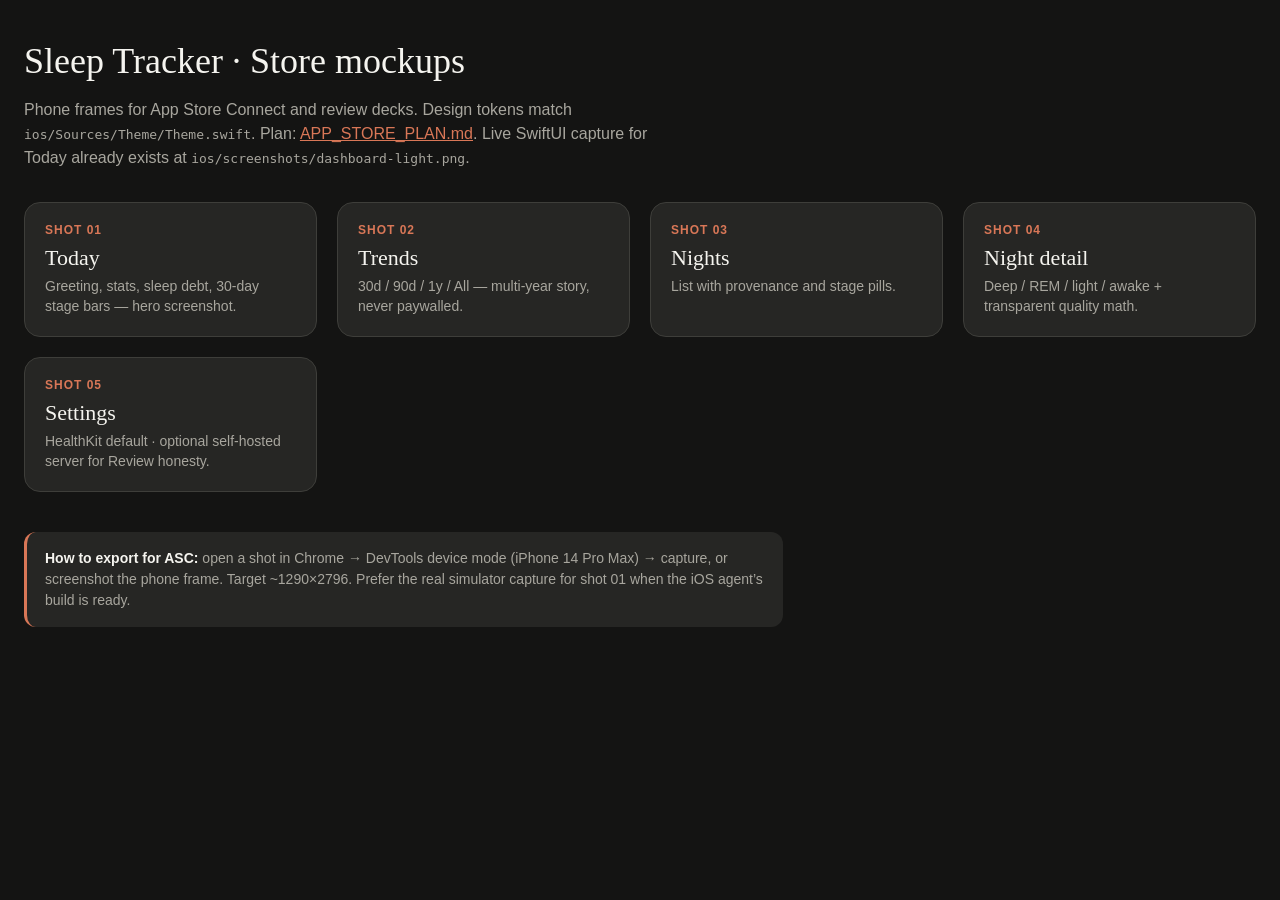
<file: docs/app-store/mockups/index.html>
<!DOCTYPE html>
<html lang="en">
<head>
  <meta charset="utf-8" />
  <meta name="viewport" content="width=device-width, initial-scale=1" />
  <title>Sleep Tracker — App Store mockups</title>
  <style>
    body {
      margin: 0;
      font-family: -apple-system, BlinkMacSystemFont, "Segoe UI", sans-serif;
      background: #141413;
      color: #f5f4ef;
      padding: 40px 24px 80px;
    }
    h1 {
      font-family: "Iowan Old Style", Palatino, serif;
      font-weight: 500;
      font-size: 36px;
      margin: 0 0 8px;
    }
    .sub {
      color: #a8a69e;
      max-width: 640px;
      line-height: 1.5;
      margin-bottom: 32px;
    }
    .sub a { color: #d97757; }
    .grid {
      display: grid;
      grid-template-columns: repeat(auto-fill, minmax(280px, 1fr));
      gap: 20px;
    }
    a.card {
      display: block;
      background: #262624;
      border: 1px solid #3e3e3a;
      border-radius: 16px;
      padding: 20px;
      text-decoration: none;
      color: inherit;
      transition: border-color .15s;
    }
    a.card:hover { border-color: #d97757; }
    a.card .n {
      color: #d97757;
      font-size: 12px;
      font-weight: 700;
      letter-spacing: 1px;
      text-transform: uppercase;
    }
    a.card h2 {
      font-family: "Iowan Old Style", Palatino, serif;
      font-weight: 500;
      font-size: 22px;
      margin: 8px 0 6px;
    }
    a.card p { color: #a8a69e; font-size: 14px; line-height: 1.4; margin: 0; }
    .note {
      margin-top: 40px;
      padding: 16px 18px;
      background: #262624;
      border-radius: 12px;
      border-left: 3px solid #d97757;
      color: #a8a69e;
      font-size: 14px;
      line-height: 1.5;
      max-width: 720px;
    }
  </style>
</head>
<body>
  <h1>Sleep Tracker · Store mockups</h1>
  <p class="sub">
    Phone frames for App Store Connect and review decks. Design tokens match
    <code>ios/Sources/Theme/Theme.swift</code>. Plan:
    <a href="../APP_STORE_PLAN.md">APP_STORE_PLAN.md</a>.
    Live SwiftUI capture for Today already exists at
    <code>ios/screenshots/dashboard-light.png</code>.
  </p>
  <div class="grid">
    <a class="card" href="01-today.html">
      <div class="n">Shot 01</div>
      <h2>Today</h2>
      <p>Greeting, stats, sleep debt, 30-day stage bars — hero screenshot.</p>
    </a>
    <a class="card" href="02-trends.html">
      <div class="n">Shot 02</div>
      <h2>Trends</h2>
      <p>30d / 90d / 1y / All — multi-year story, never paywalled.</p>
    </a>
    <a class="card" href="03-nights.html">
      <div class="n">Shot 03</div>
      <h2>Nights</h2>
      <p>List with provenance and stage pills.</p>
    </a>
    <a class="card" href="04-night-detail.html">
      <div class="n">Shot 04</div>
      <h2>Night detail</h2>
      <p>Deep / REM / light / awake + transparent quality math.</p>
    </a>
    <a class="card" href="05-settings.html">
      <div class="n">Shot 05</div>
      <h2>Settings</h2>
      <p>HealthKit default · optional self-hosted server for Review honesty.</p>
    </a>
  </div>
  <div class="note">
    <strong style="color:#f5f4ef">How to export for ASC:</strong>
    open a shot in Chrome → DevTools device mode (iPhone 14 Pro Max) → capture,
    or screenshot the phone frame. Target ~1290×2796. Prefer the real simulator
    capture for shot 01 when the iOS agent’s build is ready.
  </div>
</body>
</html>
</file>
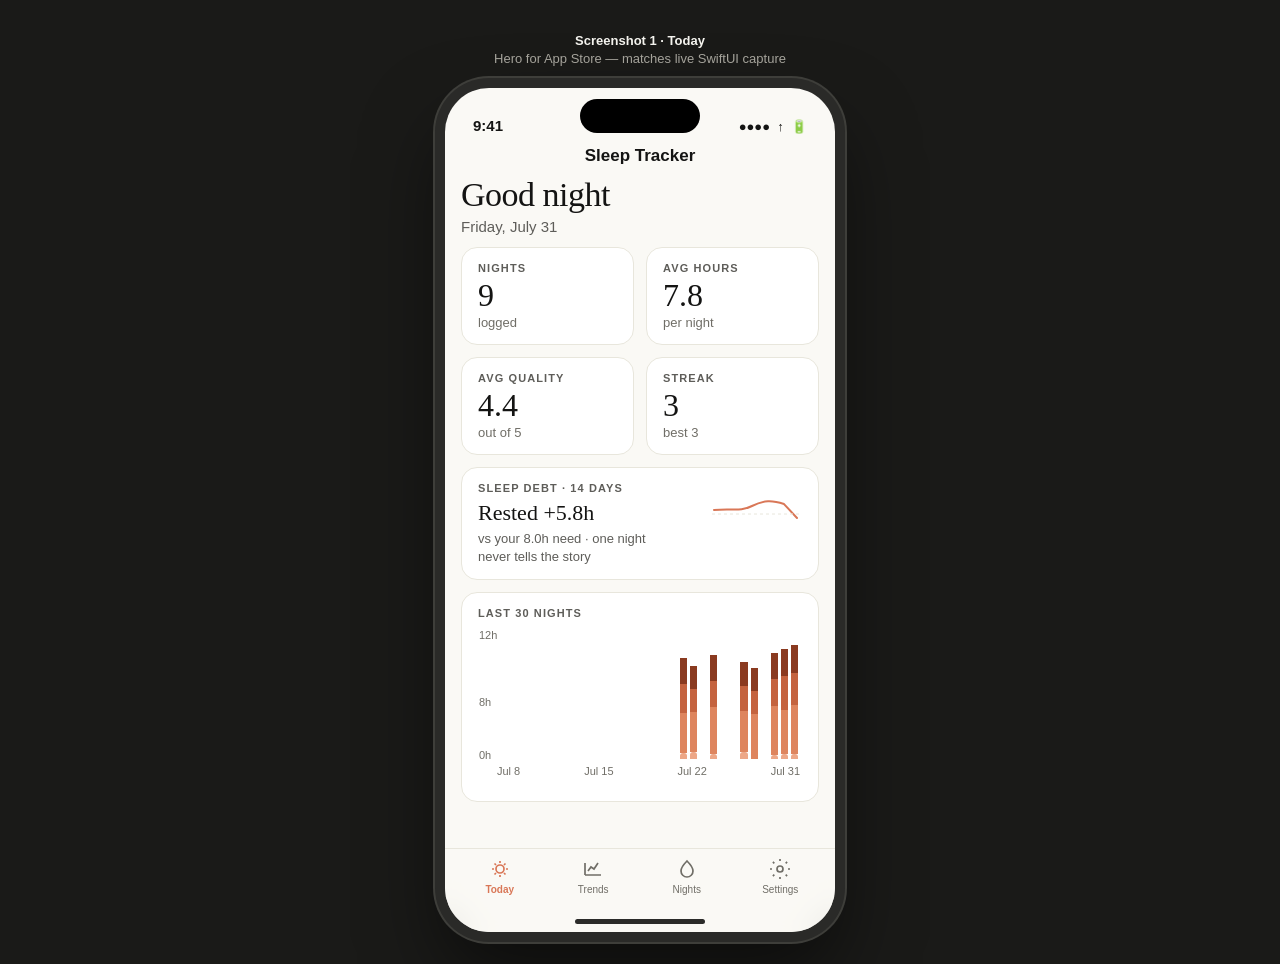
<file: docs/app-store/mockups/01-today.html>
<!DOCTYPE html>
<html lang="en">
<head>
  <meta charset="utf-8" />
  <meta name="viewport" content="width=device-width, initial-scale=1" />
  <title>Mockup — Today</title>
  <link rel="stylesheet" href="mockup.css" />
</head>
<body>
  <p class="meta"><strong>Screenshot 1 · Today</strong><br />Hero for App Store — matches live SwiftUI capture</p>
  <div class="phone" id="shot">
    <div class="status">
      <span>9:41</span>
      <div class="island"></div>
      <span class="right">●●●● &nbsp;↑ &nbsp;🔋</span>
    </div>
    <div class="nav-title">Sleep Tracker</div>
    <div class="content">
      <div class="greeting">
        <div class="large-title">Good night</div>
        <div class="date">Friday, July 31</div>
      </div>
      <div class="grid2">
        <div class="card">
          <div class="micro">Nights</div>
          <div class="stat-val">9</div>
          <div class="stat-sub">logged</div>
        </div>
        <div class="card">
          <div class="micro">Avg hours</div>
          <div class="stat-val">7.8</div>
          <div class="stat-sub">per night</div>
        </div>
        <div class="card">
          <div class="micro">Avg quality</div>
          <div class="stat-val">4.4</div>
          <div class="stat-sub">out of 5</div>
        </div>
        <div class="card">
          <div class="micro">Streak</div>
          <div class="stat-val">3</div>
          <div class="stat-sub">best 3</div>
        </div>
      </div>
      <div class="card">
        <div class="debt-row">
          <div>
            <div class="micro">Sleep debt · 14 days</div>
            <div class="debt-title">Rested +5.8h</div>
            <div class="debt-note">vs your 8.0h need · one night never tells the story</div>
          </div>
          <svg class="spark" viewBox="0 0 90 48" fill="none">
            <path d="M2 20 C20 18, 28 22, 40 16 S60 10, 72 14 L85 28" stroke="#d97757" stroke-width="2" stroke-linecap="round"/>
            <line x1="0" y1="24" x2="90" y2="24" stroke="#e8e6dc" stroke-dasharray="3 3"/>
          </svg>
        </div>
      </div>
      <div class="card chart-card">
        <div class="micro">Last 30 nights</div>
        <div class="chart-area">
          <span class="y-label t">12h</span>
          <span class="y-label m">8h</span>
          <span class="y-label b">0h</span>
          <div class="bars" style="padding-left:18px">
            <!-- sparse early, denser end like real capture -->
            <div class="bar" style="height:0;opacity:0"></div>
            <div class="bar" style="height:0;opacity:0"></div>
            <div class="bar" style="height:0;opacity:0"></div>
            <div class="bar" style="height:0;opacity:0"></div>
            <div class="bar" style="height:0;opacity:0"></div>
            <div class="bar" style="height:0;opacity:0"></div>
            <div class="bar" style="height:0;opacity:0"></div>
            <div class="bar" style="height:0;opacity:0"></div>
            <div class="bar" style="height:0;opacity:0"></div>
            <div class="bar" style="height:0;opacity:0"></div>
            <div class="bar" style="height:0;opacity:0"></div>
            <div class="bar" style="height:0;opacity:0"></div>
            <div class="bar" style="height:0;opacity:0"></div>
            <div class="bar" style="height:0;opacity:0"></div>
            <div class="bar" style="height:0;opacity:0"></div>
            <div class="bar" style="height:0;opacity:0"></div>
            <div class="bar" style="height:0;opacity:0"></div>
            <div class="bar" style="height:0;opacity:0"></div>
            <div class="bar stack" style="height:78%"><span class="awake" style="height:6%"></span><span class="light" style="height:40%"></span><span class="rem" style="height:28%"></span><span class="deep" style="height:26%"></span></div>
            <div class="bar stack" style="height:72%"><span class="awake" style="height:8%"></span><span class="light" style="height:42%"></span><span class="rem" style="height:25%"></span><span class="deep" style="height:25%"></span></div>
            <div class="bar" style="height:0;opacity:0"></div>
            <div class="bar stack" style="height:80%"><span class="awake" style="height:5%"></span><span class="light" style="height:45%"></span><span class="rem" style="height:25%"></span><span class="deep" style="height:25%"></span></div>
            <div class="bar" style="height:0;opacity:0"></div>
            <div class="bar" style="height:0;opacity:0"></div>
            <div class="bar stack" style="height:75%"><span class="awake" style="height:7%"></span><span class="light" style="height:43%"></span><span class="rem" style="height:25%"></span><span class="deep" style="height:25%"></span></div>
            <div class="bar stack" style="height:70%"><span class="light" style="height:50%"></span><span class="rem" style="height:25%"></span><span class="deep" style="height:25%"></span></div>
            <div class="bar" style="height:0;opacity:0"></div>
            <div class="bar stack" style="height:82%"><span class="awake" style="height:4%"></span><span class="light" style="height:46%"></span><span class="rem" style="height:25%"></span><span class="deep" style="height:25%"></span></div>
            <div class="bar stack" style="height:85%"><span class="awake" style="height:5%"></span><span class="light" style="height:40%"></span><span class="rem" style="height:30%"></span><span class="deep" style="height:25%"></span></div>
            <div class="bar stack" style="height:88%"><span class="awake" style="height:5%"></span><span class="light" style="height:42%"></span><span class="rem" style="height:28%"></span><span class="deep" style="height:25%"></span></div>
          </div>
          <div class="axis" style="padding-left:18px">
            <span>Jul 8</span><span>Jul 15</span><span>Jul 22</span><span>Jul 31</span>
          </div>
        </div>
      </div>
    </div>
    <div class="tabbar">
      <div class="tab active">
        <svg viewBox="0 0 24 24"><circle cx="12" cy="12" r="4"/><path d="M4 12h2M18 12h2M12 4v2M12 18v2M6.5 6.5l1.5 1.5M16 16l1.5 1.5M17.5 6.5L16 8M8 16l-1.5 1.5"/></svg>
        Today
      </div>
      <div class="tab">
        <svg viewBox="0 0 24 24"><path d="M4 18V6M4 18h16M7 14l3-4 3 2 4-6"/></svg>
        Trends
      </div>
      <div class="tab">
        <svg viewBox="0 0 24 24"><path d="M12 4c-4 4-6 7-6 10a6 6 0 0012 0c0-3-2-6-6-10z"/></svg>
        Nights
      </div>
      <div class="tab">
        <svg viewBox="0 0 24 24"><circle cx="12" cy="12" r="3"/><path d="M12 2v2M12 20v2M4.9 4.9l1.4 1.4M17.7 17.7l1.4 1.4M2 12h2M20 12h2M4.9 19.1l1.4-1.4M17.7 6.3l1.4-1.4"/></svg>
        Settings
      </div>
    </div>
    <div class="home-indicator"></div>
  </div>
</body>
</html>
</file>
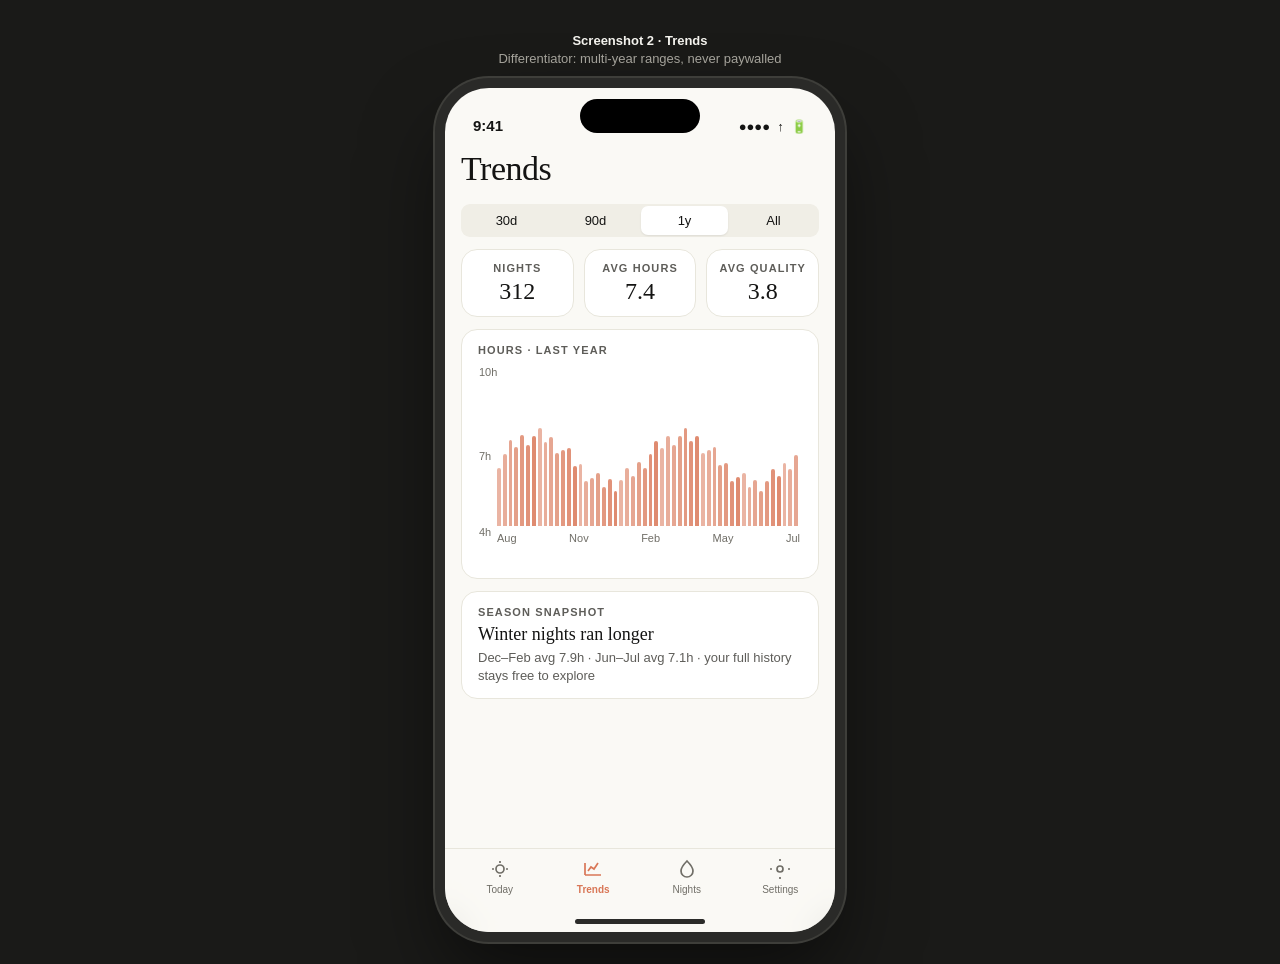
<file: docs/app-store/mockups/02-trends.html>
<!DOCTYPE html>
<html lang="en">
<head>
  <meta charset="utf-8" />
  <meta name="viewport" content="width=device-width, initial-scale=1" />
  <title>Mockup — Trends</title>
  <link rel="stylesheet" href="mockup.css" />
</head>
<body>
  <p class="meta"><strong>Screenshot 2 · Trends</strong><br />Differentiator: multi-year ranges, never paywalled</p>
  <div class="phone">
    <div class="status">
      <span>9:41</span>
      <div class="island"></div>
      <span class="right">●●●● &nbsp;↑ &nbsp;🔋</span>
    </div>
    <div class="content" style="padding-top:8px">
      <div class="large-title" style="font-size:34px;margin-bottom:4px">Trends</div>
      <div class="segmented">
        <span>30d</span>
        <span>90d</span>
        <span class="on">1y</span>
        <span>All</span>
      </div>
      <div class="summary-row">
        <div class="card">
          <div class="micro">Nights</div>
          <div class="stat-val">312</div>
        </div>
        <div class="card">
          <div class="micro">Avg hours</div>
          <div class="stat-val">7.4</div>
        </div>
        <div class="card">
          <div class="micro">Avg quality</div>
          <div class="stat-val">3.8</div>
        </div>
      </div>
      <div class="card chart-card">
        <div class="micro">Hours · last year</div>
        <div class="chart-area" style="height:200px">
          <span class="y-label t">10h</span>
          <span class="y-label m">7h</span>
          <span class="y-label b">4h</span>
          <div class="bars" style="height:160px;padding-left:18px;gap:2px" id="yearbars"></div>
          <div class="axis" style="padding-left:18px">
            <span>Aug</span><span>Nov</span><span>Feb</span><span>May</span><span>Jul</span>
          </div>
        </div>
      </div>
      <div class="card">
        <div class="micro">Season snapshot</div>
        <div class="debt-title" style="font-size:18px">Winter nights ran longer</div>
        <div class="debt-note" style="max-width:none">Dec–Feb avg 7.9h · Jun–Jul avg 7.1h · your full history stays free to explore</div>
      </div>
    </div>
    <div class="tabbar">
      <div class="tab">
        <svg viewBox="0 0 24 24"><circle cx="12" cy="12" r="4"/><path d="M4 12h2M18 12h2M12 4v2M12 18v2"/></svg>
        Today
      </div>
      <div class="tab active">
        <svg viewBox="0 0 24 24"><path d="M4 18V6M4 18h16M7 14l3-4 3 2 4-6"/></svg>
        Trends
      </div>
      <div class="tab">
        <svg viewBox="0 0 24 24"><path d="M12 4c-4 4-6 7-6 10a6 6 0 0012 0c0-3-2-6-6-10z"/></svg>
        Nights
      </div>
      <div class="tab">
        <svg viewBox="0 0 24 24"><circle cx="12" cy="12" r="3"/><path d="M12 2v2M12 20v2M2 12h2M20 12h2"/></svg>
        Settings
      </div>
    </div>
    <div class="home-indicator"></div>
  </div>
  <script>
    const el = document.getElementById('yearbars');
    // Deterministic faux year of sleep hours
    for (let i = 0; i < 52; i++) {
      const h = 6.2 + Math.sin(i / 4) * 0.9 + ((i * 17) % 5) * 0.15;
      const pct = ((h - 4) / 6) * 100;
      const d = document.createElement('div');
      d.className = 'bar';
      d.style.height = Math.max(18, Math.min(100, pct)) + '%';
      d.style.opacity = 0.55 + (i % 7) * 0.05;
      el.appendChild(d);
    }
  </script>
</body>
</html>
</file>
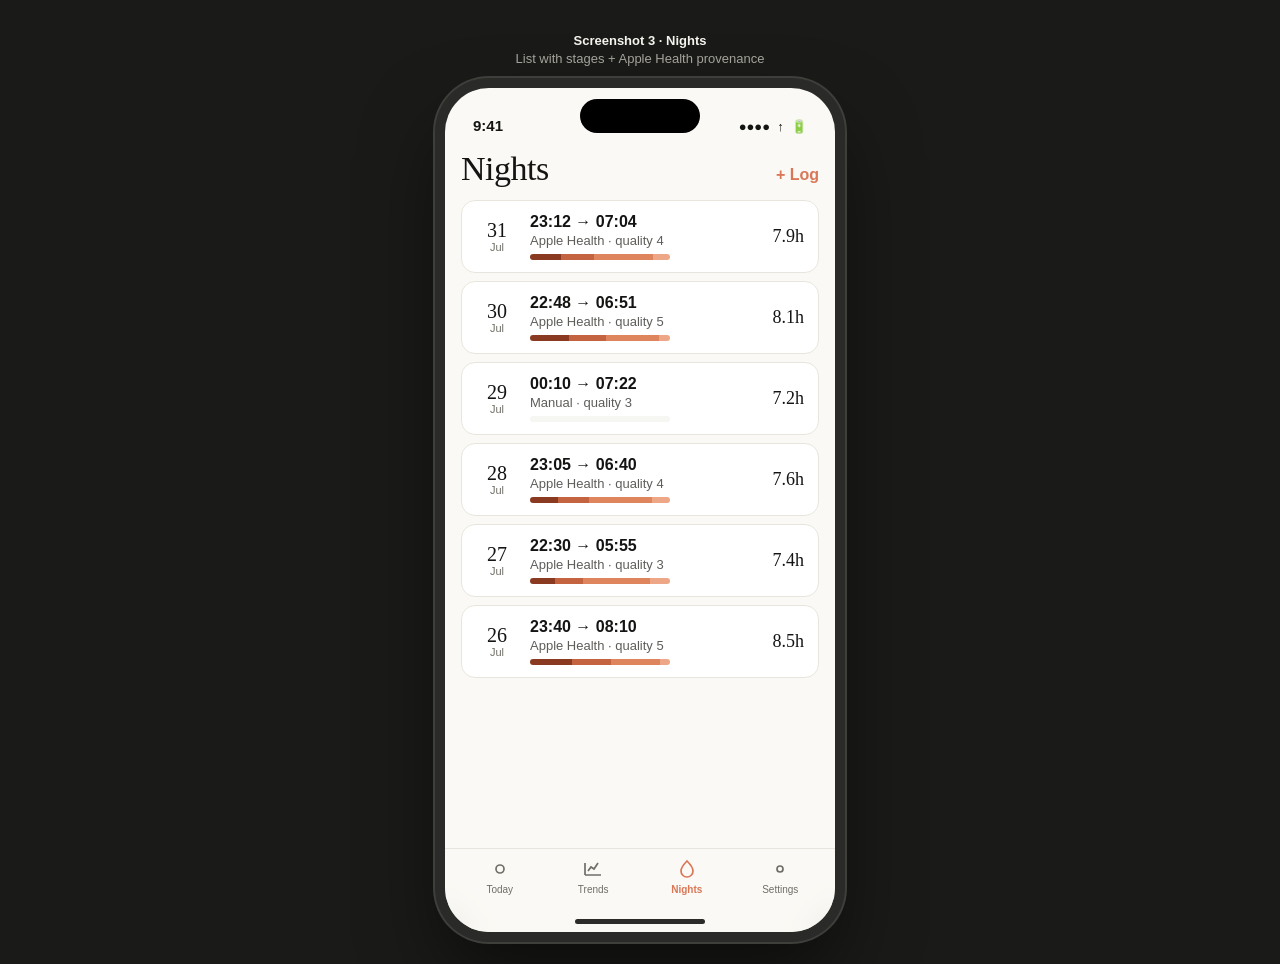
<file: docs/app-store/mockups/03-nights.html>
<!DOCTYPE html>
<html lang="en">
<head>
  <meta charset="utf-8" />
  <meta name="viewport" content="width=device-width, initial-scale=1" />
  <title>Mockup — Nights</title>
  <link rel="stylesheet" href="mockup.css" />
</head>
<body>
  <p class="meta"><strong>Screenshot 3 · Nights</strong><br />List with stages + Apple Health provenance</p>
  <div class="phone">
    <div class="status">
      <span>9:41</span>
      <div class="island"></div>
      <span class="right">●●●● &nbsp;↑ &nbsp;🔋</span>
    </div>
    <div class="content" style="padding-top:8px">
      <div style="display:flex;justify-content:space-between;align-items:baseline">
        <div class="large-title" style="font-size:34px">Nights</div>
        <div style="color:var(--accent);font-weight:600;font-size:16px">+ Log</div>
      </div>
      <div class="list">
        <div class="row">
          <div class="day">31<small>Jul</small></div>
          <div class="mid">
            <div class="title">23:12 → 07:04</div>
            <div class="sub">Apple Health · quality 4</div>
            <div class="stage-pill">
              <i style="width:22%;background:var(--stage-deep)"></i>
              <i style="width:24%;background:var(--stage-rem)"></i>
              <i style="width:42%;background:var(--stage-light)"></i>
              <i style="width:12%;background:var(--stage-awake)"></i>
            </div>
          </div>
          <div class="hours">7.9h</div>
        </div>
        <div class="row">
          <div class="day">30<small>Jul</small></div>
          <div class="mid">
            <div class="title">22:48 → 06:51</div>
            <div class="sub">Apple Health · quality 5</div>
            <div class="stage-pill">
              <i style="width:28%;background:var(--stage-deep)"></i>
              <i style="width:26%;background:var(--stage-rem)"></i>
              <i style="width:38%;background:var(--stage-light)"></i>
              <i style="width:8%;background:var(--stage-awake)"></i>
            </div>
          </div>
          <div class="hours">8.1h</div>
        </div>
        <div class="row">
          <div class="day">29<small>Jul</small></div>
          <div class="mid">
            <div class="title">00:10 → 07:22</div>
            <div class="sub">Manual · quality 3</div>
            <div class="stage-pill" style="opacity:.35">
              <i style="width:100%;background:var(--border)"></i>
            </div>
          </div>
          <div class="hours">7.2h</div>
        </div>
        <div class="row">
          <div class="day">28<small>Jul</small></div>
          <div class="mid">
            <div class="title">23:05 → 06:40</div>
            <div class="sub">Apple Health · quality 4</div>
            <div class="stage-pill">
              <i style="width:20%;background:var(--stage-deep)"></i>
              <i style="width:22%;background:var(--stage-rem)"></i>
              <i style="width:45%;background:var(--stage-light)"></i>
              <i style="width:13%;background:var(--stage-awake)"></i>
            </div>
          </div>
          <div class="hours">7.6h</div>
        </div>
        <div class="row">
          <div class="day">27<small>Jul</small></div>
          <div class="mid">
            <div class="title">22:30 → 05:55</div>
            <div class="sub">Apple Health · quality 3</div>
            <div class="stage-pill">
              <i style="width:18%;background:var(--stage-deep)"></i>
              <i style="width:20%;background:var(--stage-rem)"></i>
              <i style="width:48%;background:var(--stage-light)"></i>
              <i style="width:14%;background:var(--stage-awake)"></i>
            </div>
          </div>
          <div class="hours">7.4h</div>
        </div>
        <div class="row">
          <div class="day">26<small>Jul</small></div>
          <div class="mid">
            <div class="title">23:40 → 08:10</div>
            <div class="sub">Apple Health · quality 5</div>
            <div class="stage-pill">
              <i style="width:30%;background:var(--stage-deep)"></i>
              <i style="width:28%;background:var(--stage-rem)"></i>
              <i style="width:35%;background:var(--stage-light)"></i>
              <i style="width:7%;background:var(--stage-awake)"></i>
            </div>
          </div>
          <div class="hours">8.5h</div>
        </div>
      </div>
    </div>
    <div class="tabbar">
      <div class="tab">
        <svg viewBox="0 0 24 24"><circle cx="12" cy="12" r="4"/></svg>
        Today
      </div>
      <div class="tab">
        <svg viewBox="0 0 24 24"><path d="M4 18V6M4 18h16M7 14l3-4 3 2 4-6"/></svg>
        Trends
      </div>
      <div class="tab active">
        <svg viewBox="0 0 24 24"><path d="M12 4c-4 4-6 7-6 10a6 6 0 0012 0c0-3-2-6-6-10z"/></svg>
        Nights
      </div>
      <div class="tab">
        <svg viewBox="0 0 24 24"><circle cx="12" cy="12" r="3"/></svg>
        Settings
      </div>
    </div>
    <div class="home-indicator"></div>
  </div>
</body>
</html>
</file>
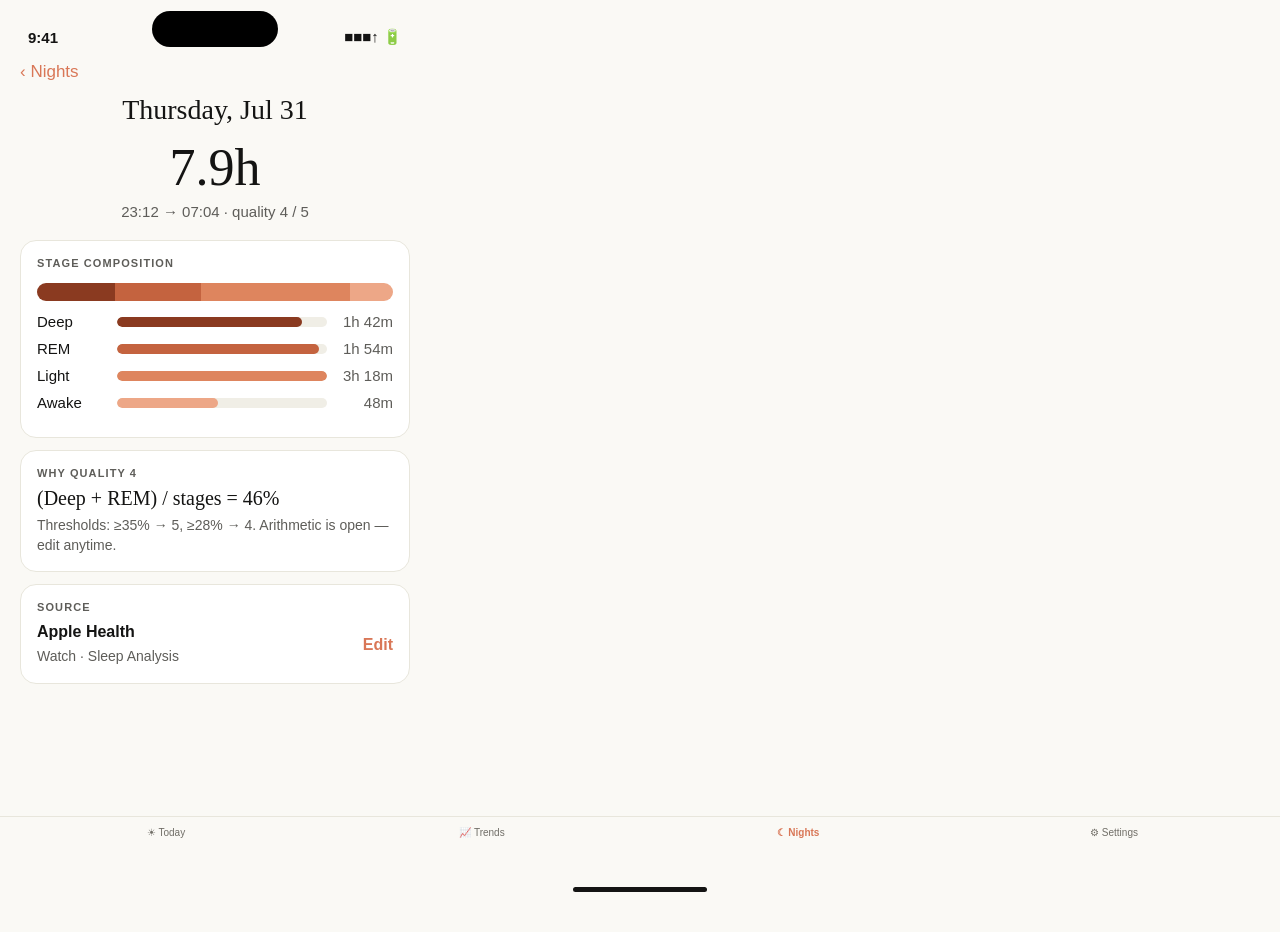
<file: docs/app-store/mockups/04-night-detail-store.html>
<!DOCTYPE html>
<html lang="en">
<head>
<meta charset="utf-8"/>
<meta name="viewport" content="width=device-width, initial-scale=1"/>
<title>Night detail store</title>
<style>
  * { box-sizing: border-box; margin: 0; padding: 0; }
  html, body { width: 430px; height: 932px; overflow: hidden; background: #faf9f5; color: #141413;
    font-family: -apple-system, BlinkMacSystemFont, "SF Pro Text", sans-serif; }
  .status { height: 54px; display:flex; align-items:flex-end; justify-content:space-between;
    padding: 0 28px 8px; font-size:15px; font-weight:600; position:relative; }
  .island { position:absolute; left:50%; top:11px; transform:translateX(-50%); width:126px; height:36px;
    background:#000; border-radius:20px; }
  .content { padding: 8px 20px 100px; }
  .back { color:#d97757; font-size:17px; font-weight:500; margin-bottom:12px; }
  .title { font-family: "Iowan Old Style", Palatino, serif; font-size:28px; font-weight:500; text-align:center; }
  .hours { font-family: "Iowan Old Style", Palatino, serif; font-size:52px; font-weight:500; text-align:center; margin-top:12px; }
  .sub { text-align:center; color:#5e5d59; font-size:15px; margin:6px 0 20px; }
  .card { background:#fff; border:1px solid #e8e6dc; border-radius:16px; padding:16px; margin-bottom:12px; }
  .micro { font-size:11px; font-weight:600; letter-spacing:1.1px; text-transform:uppercase; color:#5e5d59; }
  .stack { display:flex; height:18px; border-radius:9px; overflow:hidden; margin:14px 0 12px; }
  .line { display:grid; grid-template-columns: 70px 1fr 56px; gap:10px; align-items:center; margin:10px 0; font-size:15px; }
  .track { height:10px; background:#f0eee6; border-radius:5px; overflow:hidden; }
  .fill { height:100%; border-radius:5px; }
  .mins { text-align:right; color:#5e5d59; font-variant-numeric: tabular-nums; }
  .why { font-family: "Iowan Old Style", Palatino, serif; font-size:20px; font-weight:500; margin-top:8px; }
  .note { font-size:14px; color:#5e5d59; margin-top:6px; line-height:1.4; }
  .tabbar { position:fixed; bottom:0; left:0; right:0; height:84px; border-top:1px solid #e8e6dc;
    background:rgba(250,249,245,.94); display:flex; justify-content:space-around; padding:10px 8px 28px;
    font-size:10px; color:#706e67; }
  .tab { display:flex; flex-direction:column; align-items:center; gap:4px; width:70px; }
  .tab.on { color:#d97757; font-weight:600; }
  .home { position:fixed; bottom:8px; left:50%; transform:translateX(-50%); width:134px; height:5px;
    background:#141413; border-radius:3px; }
</style>
</head>
<body>
  <div class="status"><span>9:41</span><div class="island"></div><span>■■■↑ 🔋</span></div>
  <div class="content">
    <div class="back">‹ Nights</div>
    <div class="title">Thursday, Jul 31</div>
    <div class="hours">7.9h</div>
    <div class="sub">23:12 → 07:04 · quality 4 / 5</div>
    <div class="card">
      <div class="micro">Stage composition</div>
      <div class="stack">
        <div style="width:22%;background:#8a3a20"></div>
        <div style="width:24%;background:#c4633f"></div>
        <div style="width:42%;background:#de855e"></div>
        <div style="width:12%;background:#eda787"></div>
      </div>
      <div class="line"><span>Deep</span><div class="track"><div class="fill" style="width:88%;background:#8a3a20"></div></div><span class="mins">1h 42m</span></div>
      <div class="line"><span>REM</span><div class="track"><div class="fill" style="width:96%;background:#c4633f"></div></div><span class="mins">1h 54m</span></div>
      <div class="line"><span>Light</span><div class="track"><div class="fill" style="width:100%;background:#de855e"></div></div><span class="mins">3h 18m</span></div>
      <div class="line"><span>Awake</span><div class="track"><div class="fill" style="width:48%;background:#eda787"></div></div><span class="mins">48m</span></div>
    </div>
    <div class="card">
      <div class="micro">Why quality 4</div>
      <div class="why">(Deep + REM) / stages = 46%</div>
      <div class="note">Thresholds: ≥35% → 5, ≥28% → 4. Arithmetic is open — edit anytime.</div>
    </div>
    <div class="card">
      <div class="micro">Source</div>
      <div style="display:flex;justify-content:space-between;margin-top:10px;align-items:center">
        <div><div style="font-weight:600">Apple Health</div><div class="note">Watch · Sleep Analysis</div></div>
        <div style="color:#d97757;font-weight:600">Edit</div>
      </div>
    </div>
  </div>
  <div class="tabbar">
    <div class="tab">☀ Today</div>
    <div class="tab">📈 Trends</div>
    <div class="tab on">☾ Nights</div>
    <div class="tab">⚙ Settings</div>
  </div>
  <div class="home"></div>
</body>
</html>
</file>
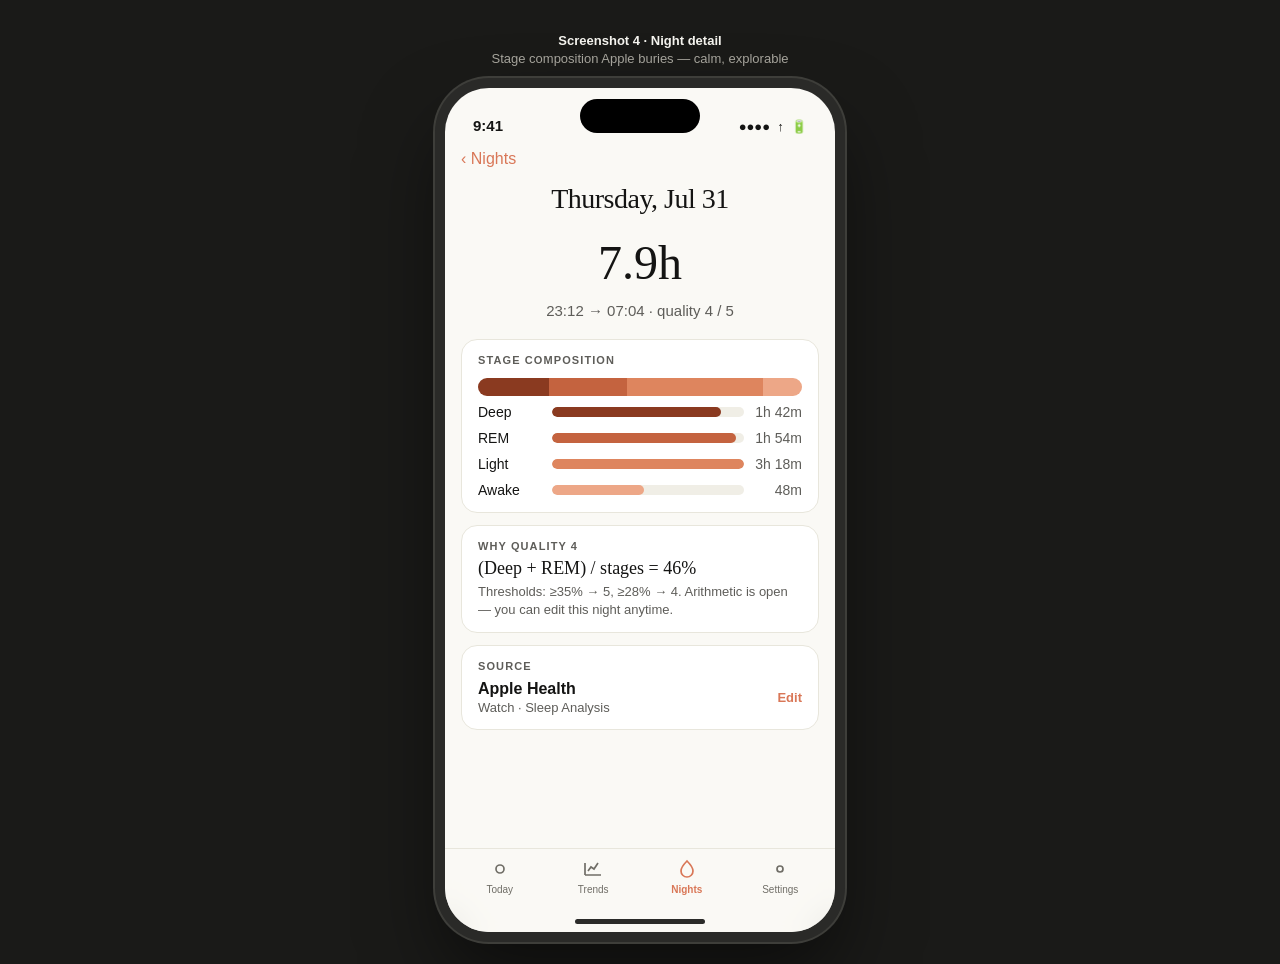
<file: docs/app-store/mockups/04-night-detail.html>
<!DOCTYPE html>
<html lang="en">
<head>
  <meta charset="utf-8" />
  <meta name="viewport" content="width=device-width, initial-scale=1" />
  <title>Mockup — Night detail</title>
  <link rel="stylesheet" href="mockup.css" />
</head>
<body>
  <p class="meta"><strong>Screenshot 4 · Night detail</strong><br />Stage composition Apple buries — calm, explorable</p>
  <div class="phone">
    <div class="status">
      <span>9:41</span>
      <div class="island"></div>
      <span class="right">●●●● &nbsp;↑ &nbsp;🔋</span>
    </div>
    <div class="content" style="padding-top:8px">
      <div style="color:var(--accent);font-size:16px;font-weight:500;margin-bottom:4px">‹ Nights</div>
      <div class="large-title" style="font-size:28px;text-align:center">Thursday, Jul 31</div>
      <div class="hero-hours">7.9h</div>
      <div class="hero-sub">23:12 → 07:04 · quality 4 / 5</div>

      <div class="card">
        <div class="micro">Stage composition</div>
        <div style="display:flex;height:18px;border-radius:9px;overflow:hidden;margin:12px 0 8px">
          <div style="width:22%;background:var(--stage-deep)"></div>
          <div style="width:24%;background:var(--stage-rem)"></div>
          <div style="width:42%;background:var(--stage-light)"></div>
          <div style="width:12%;background:var(--stage-awake)"></div>
        </div>
        <div class="stage-bars">
          <div class="stage-line">
            <span>Deep</span>
            <div class="track"><div class="fill" style="width:88%;background:var(--stage-deep)"></div></div>
            <span class="mins">1h 42m</span>
          </div>
          <div class="stage-line">
            <span>REM</span>
            <div class="track"><div class="fill" style="width:96%;background:var(--stage-rem)"></div></div>
            <span class="mins">1h 54m</span>
          </div>
          <div class="stage-line">
            <span>Light</span>
            <div class="track"><div class="fill" style="width:100%;background:var(--stage-light)"></div></div>
            <span class="mins">3h 18m</span>
          </div>
          <div class="stage-line">
            <span>Awake</span>
            <div class="track"><div class="fill" style="width:48%;background:var(--stage-awake)"></div></div>
            <span class="mins">48m</span>
          </div>
        </div>
      </div>

      <div class="card">
        <div class="micro">Why quality 4</div>
        <div class="debt-title" style="font-size:18px">(Deep + REM) / stages = 46%</div>
        <div class="debt-note" style="max-width:none">
          Thresholds: ≥35% → 5, ≥28% → 4. Arithmetic is open — you can edit this night anytime.
        </div>
      </div>

      <div class="card">
        <div class="micro">Source</div>
        <div style="display:flex;justify-content:space-between;align-items:center;margin-top:8px">
          <div>
            <div style="font-weight:600">Apple Health</div>
            <div style="font-size:13px;color:var(--ink2);margin-top:2px">Watch · Sleep Analysis</div>
          </div>
          <div style="font-size:13px;color:var(--accent);font-weight:600">Edit</div>
        </div>
      </div>
    </div>
    <div class="tabbar">
      <div class="tab"><svg viewBox="0 0 24 24"><circle cx="12" cy="12" r="4"/></svg>Today</div>
      <div class="tab"><svg viewBox="0 0 24 24"><path d="M4 18V6M4 18h16M7 14l3-4 3 2 4-6"/></svg>Trends</div>
      <div class="tab active"><svg viewBox="0 0 24 24"><path d="M12 4c-4 4-6 7-6 10a6 6 0 0012 0c0-3-2-6-6-10z"/></svg>Nights</div>
      <div class="tab"><svg viewBox="0 0 24 24"><circle cx="12" cy="12" r="3"/></svg>Settings</div>
    </div>
    <div class="home-indicator"></div>
  </div>
</body>
</html>
</file>
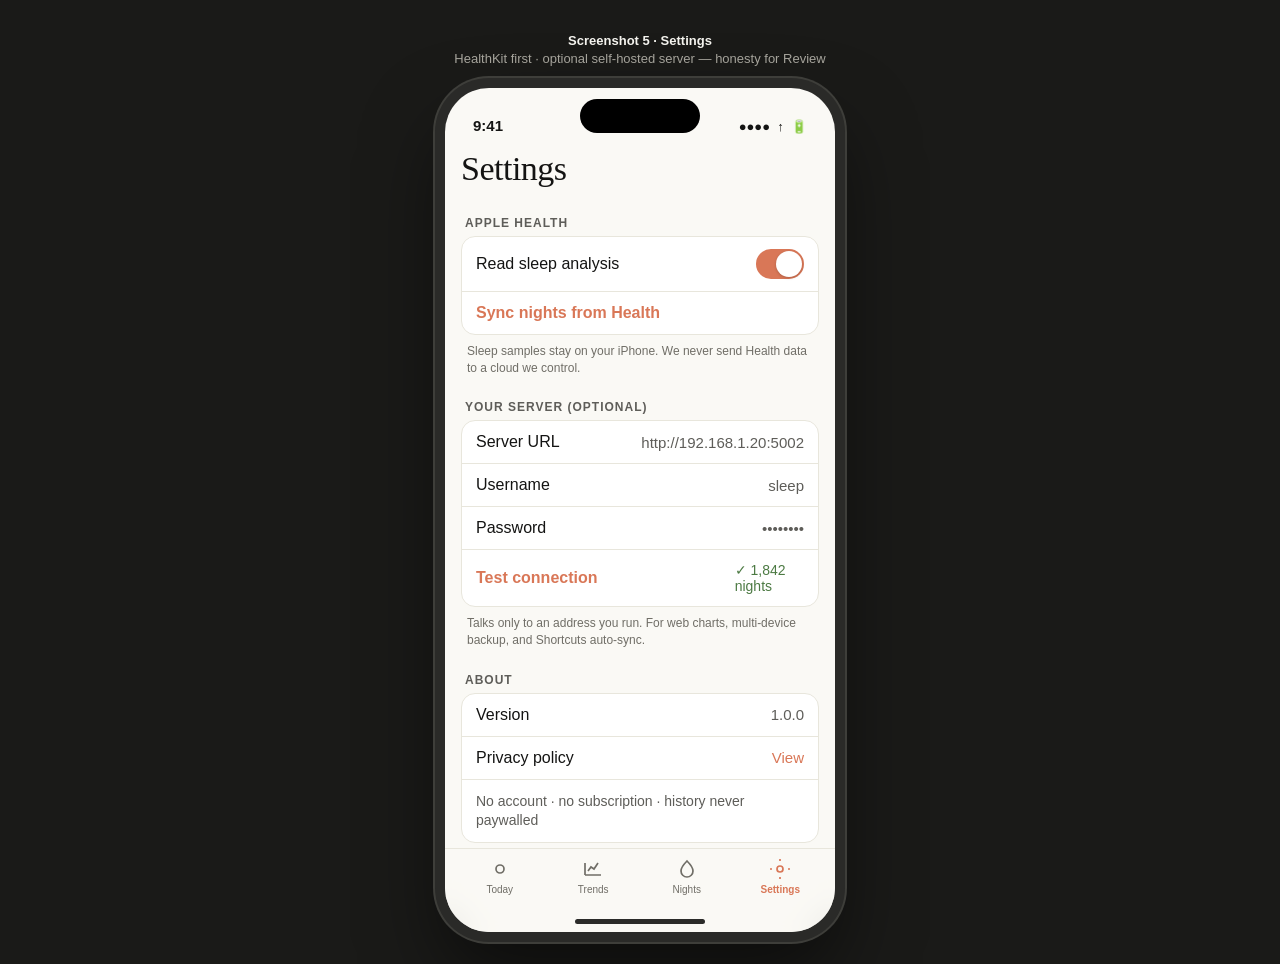
<file: docs/app-store/mockups/05-settings.html>
<!DOCTYPE html>
<html lang="en">
<head>
  <meta charset="utf-8" />
  <meta name="viewport" content="width=device-width, initial-scale=1" />
  <title>Mockup — Settings</title>
  <link rel="stylesheet" href="mockup.css" />
</head>
<body>
  <p class="meta"><strong>Screenshot 5 · Settings</strong><br />HealthKit first · optional self-hosted server — honesty for Review</p>
  <div class="phone">
    <div class="status">
      <span>9:41</span>
      <div class="island"></div>
      <span class="right">●●●● &nbsp;↑ &nbsp;🔋</span>
    </div>
    <div class="content" style="padding-top:8px">
      <div class="large-title" style="font-size:34px;margin-bottom:8px">Settings</div>

      <div class="form-section">
        <div class="label">Apple Health</div>
        <div class="form-group">
          <div class="form-row">
            <span>Read sleep analysis</span>
            <div class="toggle"></div>
          </div>
          <div class="form-row">
            <span class="btn">Sync nights from Health</span>
          </div>
        </div>
        <p class="footer-note">Sleep samples stay on your iPhone. We never send Health data to a cloud we control.</p>
      </div>

      <div class="form-section">
        <div class="label">Your server (optional)</div>
        <div class="form-group">
          <div class="form-row">
            <span>Server URL</span>
            <span class="val">http://192.168.1.20:5002</span>
          </div>
          <div class="form-row">
            <span>Username</span>
            <span class="val">sleep</span>
          </div>
          <div class="form-row">
            <span>Password</span>
            <span class="val">••••••••</span>
          </div>
          <div class="form-row">
            <span class="btn">Test connection</span>
            <span class="badge-ok">✓ 1,842 nights</span>
          </div>
        </div>
        <p class="footer-note">Talks only to an address you run. For web charts, multi-device backup, and Shortcuts auto-sync.</p>
      </div>

      <div class="form-section">
        <div class="label">About</div>
        <div class="form-group">
          <div class="form-row">
            <span>Version</span>
            <span class="val">1.0.0</span>
          </div>
          <div class="form-row">
            <span>Privacy policy</span>
            <span class="val" style="color:var(--accent)">View</span>
          </div>
          <div class="form-row">
            <span style="font-size:14px;color:var(--ink2);line-height:1.35">No account · no subscription · history never paywalled</span>
          </div>
        </div>
      </div>
    </div>
    <div class="tabbar">
      <div class="tab"><svg viewBox="0 0 24 24"><circle cx="12" cy="12" r="4"/></svg>Today</div>
      <div class="tab"><svg viewBox="0 0 24 24"><path d="M4 18V6M4 18h16M7 14l3-4 3 2 4-6"/></svg>Trends</div>
      <div class="tab"><svg viewBox="0 0 24 24"><path d="M12 4c-4 4-6 7-6 10a6 6 0 0012 0c0-3-2-6-6-10z"/></svg>Nights</div>
      <div class="tab active"><svg viewBox="0 0 24 24"><circle cx="12" cy="12" r="3"/><path d="M12 2v2M12 20v2M2 12h2M20 12h2"/></svg>Settings</div>
    </div>
    <div class="home-indicator"></div>
  </div>
</body>
</html>
</file>
<file: docs/app-store/mockups/mockup.css>
/* Sleep Tracker App Store mockups — tokens from ios/Sources/Theme/Theme.swift */
:root {
  --page: #faf9f5;
  --surface: #ffffff;
  --inset: #f0eee6;
  --ink: #141413;
  --ink2: #5e5d59;
  --muted: #706e67;
  --border: #e8e6dc;
  --accent: #d97757;
  --accent-soft: #f7e8e2;
  --good: #4c7a43;
  --stage-deep: #8a3a20;
  --stage-rem: #c4633f;
  --stage-light: #de855e;
  --stage-awake: #eda787;
  --chart: #d97757;
  --phone-w: 390px;
  --phone-h: 844px;
}

* { box-sizing: border-box; margin: 0; padding: 0; }

body {
  font-family: -apple-system, BlinkMacSystemFont, "SF Pro Text", "Segoe UI", sans-serif;
  background: #1a1a18;
  color: var(--ink);
  min-height: 100vh;
  display: flex;
  flex-direction: column;
  align-items: center;
  justify-content: center;
  gap: 20px;
  padding: 32px 16px;
}

.meta {
  color: #a8a69e;
  font-size: 13px;
  text-align: center;
  max-width: 420px;
  line-height: 1.4;
}
.meta strong { color: #f5f4ef; font-weight: 600; }

.phone {
  width: var(--phone-w);
  height: var(--phone-h);
  background: var(--page);
  border-radius: 44px;
  overflow: hidden;
  position: relative;
  box-shadow:
    0 0 0 10px #2a2a28,
    0 0 0 12px #3e3e3a,
    0 40px 80px rgba(0,0,0,.55);
  display: flex;
  flex-direction: column;
}

/* Dynamic Island */
.status {
  height: 54px;
  display: flex;
  align-items: flex-end;
  justify-content: space-between;
  padding: 0 28px 8px;
  font-size: 15px;
  font-weight: 600;
  flex-shrink: 0;
  position: relative;
}
.status .island {
  position: absolute;
  left: 50%;
  top: 11px;
  transform: translateX(-50%);
  width: 120px;
  height: 34px;
  background: #000;
  border-radius: 20px;
}
.status .right {
  display: flex;
  gap: 6px;
  align-items: center;
  font-size: 13px;
}

.nav-title {
  text-align: center;
  font-size: 17px;
  font-weight: 600;
  padding: 4px 0 10px;
  flex-shrink: 0;
}

.large-title {
  font-family: "Iowan Old Style", "Palatino Linotype", Palatino, "Times New Roman", serif;
  font-weight: 500;
  font-size: 34px;
  letter-spacing: -0.5px;
  line-height: 1.1;
  color: var(--ink);
}

.content {
  flex: 1;
  overflow: hidden;
  padding: 0 16px 8px;
  display: flex;
  flex-direction: column;
  gap: 12px;
}

.greeting .date {
  font-size: 15px;
  color: var(--ink2);
  margin-top: 4px;
}

.grid2 {
  display: grid;
  grid-template-columns: 1fr 1fr;
  gap: 12px;
}

.card {
  background: var(--surface);
  border: 1px solid var(--border);
  border-radius: 16px;
  padding: 14px 16px;
}

.micro {
  font-size: 11px;
  font-weight: 600;
  letter-spacing: 1.1px;
  text-transform: uppercase;
  color: var(--ink2);
}

.stat-val {
  font-family: "Iowan Old Style", "Palatino Linotype", Palatino, serif;
  font-size: 32px;
  font-weight: 500;
  margin-top: 4px;
  line-height: 1.1;
}
.stat-sub {
  font-size: 13px;
  color: var(--muted);
  margin-top: 2px;
}

.debt-row {
  display: flex;
  justify-content: space-between;
  align-items: flex-start;
  gap: 12px;
}
.debt-title {
  font-family: "Iowan Old Style", Palatino, serif;
  font-size: 22px;
  font-weight: 500;
  margin-top: 6px;
}
.debt-note {
  font-size: 13px;
  color: var(--ink2);
  margin-top: 4px;
  line-height: 1.35;
  max-width: 200px;
}
.spark {
  width: 90px;
  height: 48px;
  margin-top: 8px;
}

.chart-card { padding-bottom: 12px; }
.chart-area {
  height: 160px;
  margin-top: 10px;
  position: relative;
  border-left: 1px solid transparent;
}
.bars {
  display: flex;
  align-items: flex-end;
  gap: 3px;
  height: 130px;
  padding: 0 4px;
}
.bar {
  flex: 1;
  border-radius: 3px 3px 0 0;
  background: var(--chart);
  min-width: 0;
}
.bar.stack {
  display: flex;
  flex-direction: column-reverse;
  background: transparent;
  gap: 0;
}
.bar.stack span {
  display: block;
  width: 100%;
}
.bar.stack .deep { background: var(--stage-deep); }
.bar.stack .rem { background: var(--stage-rem); }
.bar.stack .light { background: var(--stage-light); }
.bar.stack .awake { background: var(--stage-awake); border-radius: 3px 3px 0 0; }
.axis {
  display: flex;
  justify-content: space-between;
  font-size: 11px;
  color: var(--muted);
  margin-top: 6px;
  padding: 0 2px;
}
.y-label {
  position: absolute;
  left: 0;
  font-size: 11px;
  color: var(--muted);
}
.y-label.t { top: 0; }
.y-label.m { top: 42%; }
.y-label.b { bottom: 28px; }

/* Tabs */
.tabbar {
  height: 84px;
  border-top: 1px solid var(--border);
  background: rgba(250,249,245,.92);
  backdrop-filter: blur(12px);
  display: flex;
  justify-content: space-around;
  padding: 8px 8px 28px;
  flex-shrink: 0;
}
.tab {
  display: flex;
  flex-direction: column;
  align-items: center;
  gap: 3px;
  font-size: 10px;
  color: var(--muted);
  width: 64px;
}
.tab.active { color: var(--accent); font-weight: 600; }
.tab svg { width: 24px; height: 24px; stroke: currentColor; fill: none; stroke-width: 1.7; }

/* Segmented */
.segmented {
  display: flex;
  background: var(--inset);
  border-radius: 9px;
  padding: 2px;
  gap: 2px;
}
.segmented span {
  flex: 1;
  text-align: center;
  font-size: 13px;
  font-weight: 500;
  padding: 7px 0;
  border-radius: 7px;
  color: var(--ink);
}
.segmented span.on {
  background: var(--surface);
  box-shadow: 0 1px 2px rgba(0,0,0,.08);
}

.summary-row {
  display: flex;
  gap: 10px;
}
.summary-row .card {
  flex: 1;
  text-align: center;
  padding: 12px 8px;
}
.summary-row .stat-val { font-size: 24px; }

/* List */
.list { display: flex; flex-direction: column; gap: 8px; }
.row {
  display: flex;
  align-items: center;
  gap: 12px;
  background: var(--surface);
  border: 1px solid var(--border);
  border-radius: 14px;
  padding: 12px 14px;
}
.row .day {
  font-family: "Iowan Old Style", Palatino, serif;
  font-size: 20px;
  width: 42px;
  text-align: center;
  line-height: 1.1;
}
.row .day small {
  display: block;
  font-family: -apple-system, sans-serif;
  font-size: 11px;
  color: var(--muted);
  font-weight: 500;
}
.row .mid { flex: 1; min-width: 0; }
.row .mid .title { font-size: 16px; font-weight: 600; }
.row .mid .sub { font-size: 13px; color: var(--ink2); margin-top: 2px; }
.stage-pill {
  display: flex;
  height: 6px;
  border-radius: 3px;
  overflow: hidden;
  margin-top: 6px;
  width: 100%;
  max-width: 140px;
}
.stage-pill i { display: block; height: 100%; }
.row .hours {
  font-family: "Iowan Old Style", Palatino, serif;
  font-size: 18px;
  font-weight: 500;
}

/* Detail */
.hero-hours {
  font-family: "Iowan Old Style", Palatino, serif;
  font-size: 48px;
  font-weight: 500;
  text-align: center;
  margin-top: 8px;
}
.hero-sub {
  text-align: center;
  color: var(--ink2);
  font-size: 15px;
  margin-bottom: 8px;
}
.stage-bars { display: flex; flex-direction: column; gap: 10px; margin-top: 8px; }
.stage-line {
  display: grid;
  grid-template-columns: 64px 1fr 48px;
  align-items: center;
  gap: 10px;
  font-size: 14px;
}
.stage-line .track {
  height: 10px;
  background: var(--inset);
  border-radius: 5px;
  overflow: hidden;
}
.stage-line .fill { height: 100%; border-radius: 5px; }
.stage-line .mins { text-align: right; color: var(--ink2); font-variant-numeric: tabular-nums; }

/* Settings form */
.form-section { margin-bottom: 4px; }
.form-section .label {
  font-size: 12px;
  font-weight: 600;
  letter-spacing: 1px;
  text-transform: uppercase;
  color: var(--ink2);
  margin: 8px 4px 6px;
}
.form-group {
  background: var(--surface);
  border: 1px solid var(--border);
  border-radius: 14px;
  overflow: hidden;
}
.form-row {
  padding: 12px 14px;
  font-size: 16px;
  border-bottom: 1px solid var(--border);
  display: flex;
  justify-content: space-between;
  align-items: center;
  gap: 12px;
}
.form-row:last-child { border-bottom: none; }
.form-row .val { color: var(--ink2); font-size: 15px; text-align: right; }
.form-row .btn {
  color: var(--accent);
  font-weight: 600;
  width: 100%;
  text-align: left;
}
.footer-note {
  font-size: 12px;
  color: var(--muted);
  line-height: 1.4;
  padding: 8px 6px 0;
}
.badge-ok {
  display: inline-flex;
  align-items: center;
  gap: 4px;
  color: var(--good);
  font-size: 14px;
  font-weight: 500;
}
.toggle {
  width: 48px;
  height: 30px;
  background: var(--accent);
  border-radius: 15px;
  position: relative;
}
.toggle::after {
  content: "";
  position: absolute;
  width: 26px;
  height: 26px;
  background: #fff;
  border-radius: 50%;
  top: 2px;
  right: 2px;
  box-shadow: 0 1px 3px rgba(0,0,0,.2);
}

.home-indicator {
  position: absolute;
  bottom: 8px;
  left: 50%;
  transform: translateX(-50%);
  width: 130px;
  height: 5px;
  background: var(--ink);
  border-radius: 3px;
  opacity: 0.9;
  z-index: 5;
}

.caption-bar {
  position: absolute;
  left: 0; right: 0; bottom: 88px;
  pointer-events: none;
  text-align: center;
  font-size: 11px;
  letter-spacing: 0.5px;
  color: transparent; /* store export clean; enable for decks if needed */
}
</file>
